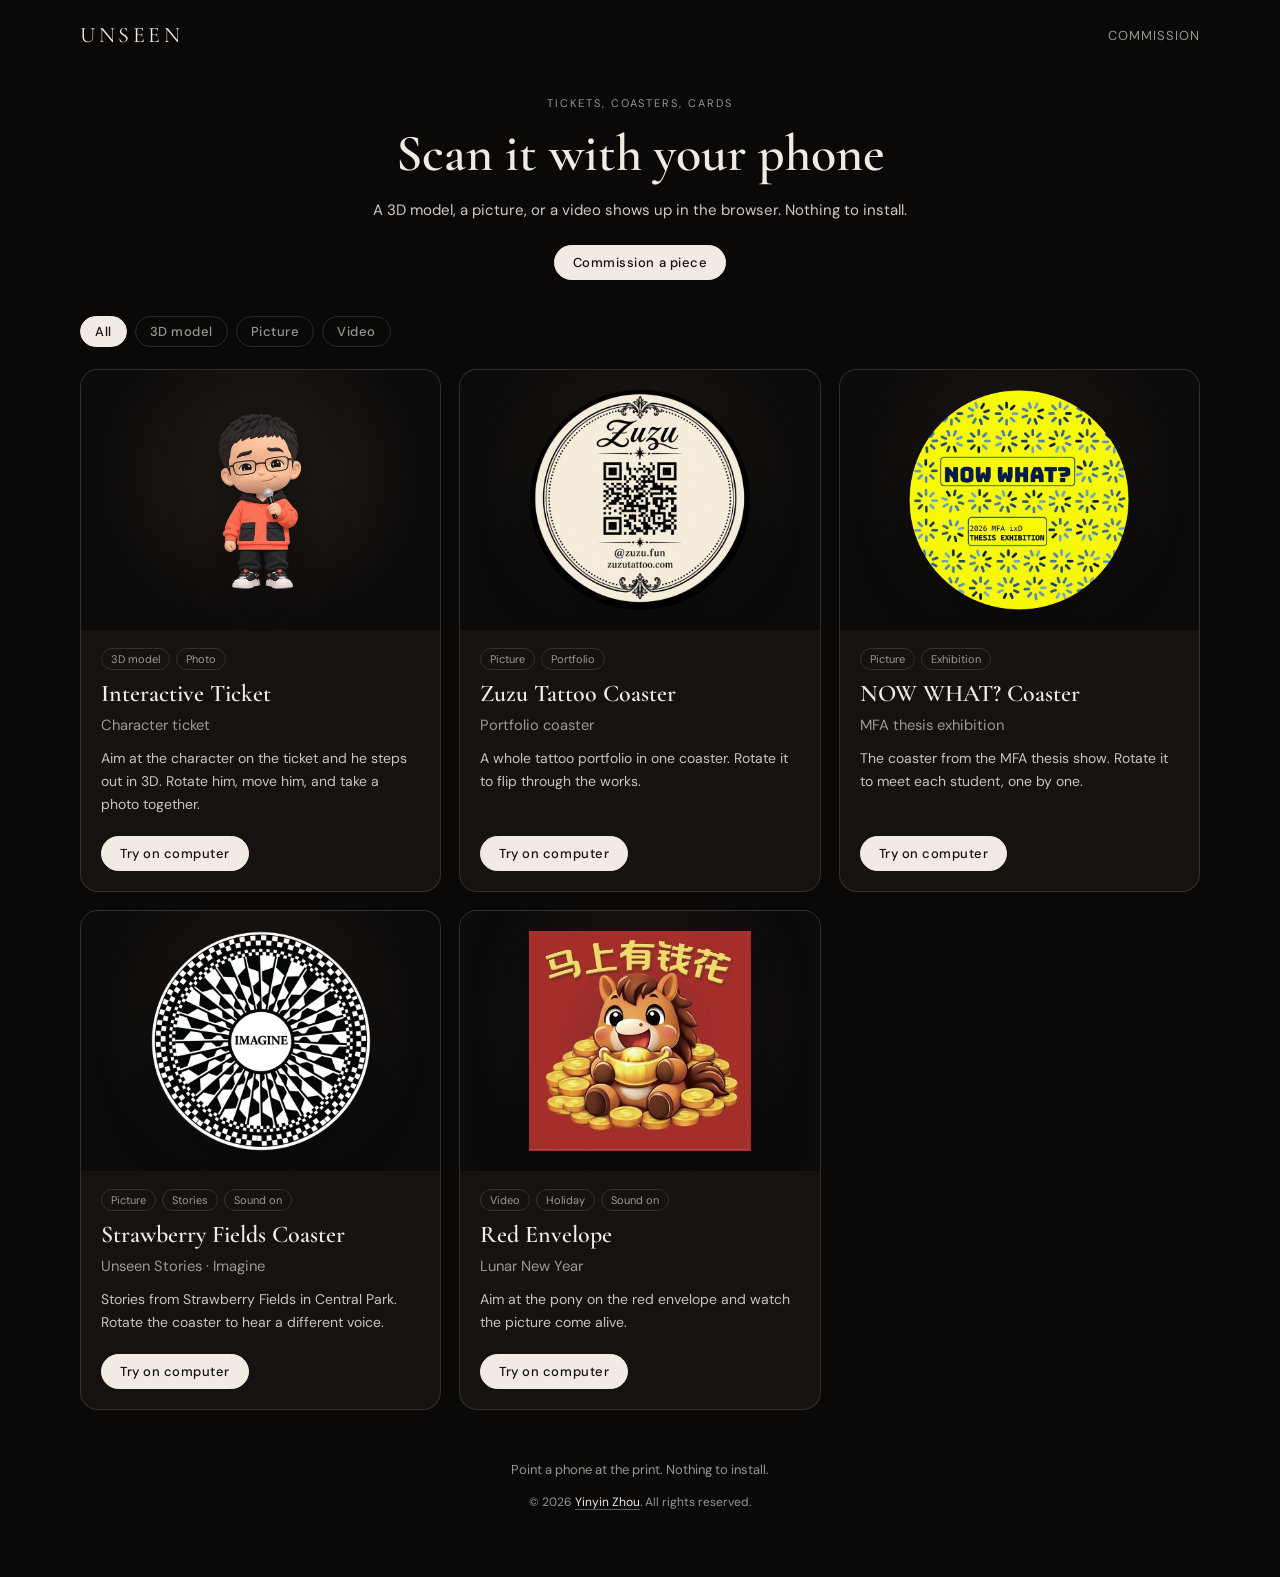
<file: index.html>
<!DOCTYPE html>
<html lang="en">
<head>
  <meta charset="UTF-8" />
  <meta name="viewport" content="width=device-width, initial-scale=1, viewport-fit=cover" />
  <title>Unseen · Prints that come alive</title>
  <meta name="description" content="Unseen makes tickets, coasters and cards that come alive when you point a phone at them. No app. Commissions open." />
  <link rel="preconnect" href="https://fonts.googleapis.com">
  <link rel="preconnect" href="https://fonts.gstatic.com" crossorigin>
  <link href="https://fonts.googleapis.com/css2?family=Cormorant+Garamond:wght@500;600&family=DM+Sans:opsz,wght@9..40,400;9..40,500&display=swap" rel="stylesheet">
  <link rel="stylesheet" href="style.css" />
</head>
<body class="hub">
  <header class="topbar">
    <a class="mark" href="https://www.yinyinzhou.com">Unseen</a>
    <nav>
      <a href="custom.html">Commission</a>
    </nav>
  </header>

  <header class="hub-head">
    <p class="eyebrow">Tickets, coasters, cards</p>
    <h1>Scan it with your phone</h1>
    <p class="lede">A 3D model, a picture, or a video shows up in the browser. Nothing to install.</p>
    <div class="hub-cta">
      <a class="btn primary" href="custom.html">Commission a piece</a>
    </div>
  </header>

  <p class="mobile-note" id="mobile-note">You're on a phone. These pieces need a computer screen to show the artwork — open this page on a computer.</p>

  <div class="filters" id="filters" role="tablist" aria-label="Kind of piece"></div>
  <main class="grid" id="grid"></main>

  <footer class="hub-foot">
    <p>Point a phone at the print. Nothing to install.</p>
    <p class="copyright">© <span id="year">2026</span> <a href="https://www.yinyinzhou.com" target="_blank" rel="noopener">Yinyin Zhou</a>. All rights reserved.</p>
  </footer>

  <script src="cases.js"></script>
  <script>
    document.getElementById('year').textContent = new Date().getFullYear();
    const isPhone = matchMedia('(pointer: coarse) and (max-width: 820px)').matches;
    document.getElementById('mobile-note').hidden = !isPhone;
    const esc = s => String(s).replace(/[&<>"']/g, c => ({ '&':'&amp;', '<':'&lt;', '>':'&gt;', '"':'&quot;', "'":'&#39;' }[c]));
    const kinds = [
      ['all', 'All'],
      ['model', '3D model'],
      ['picture', 'Picture'],
      ['video', 'Video']
    ];
    const filters = document.getElementById('filters');
    const grid = document.getElementById('grid');
    const card = c => `
      <article class="case">
        <a class="case-art ${c.shape}" href="try.html?case=${c.id}" aria-label="Try ${esc(c.title)}">
          <img src="${c.thumb}" alt="" loading="lazy" />
        </a>
        <div class="case-body">
          <div class="tags">${c.tags.map(t => `<span>${esc(t)}</span>`).join('')}${c.sound ? '<span>Sound on</span>' : ''}</div>
          <h2>${esc(c.title)}</h2>
          <p class="en-title">${esc(c.sub)}</p>
          <p class="desc">${esc(c.desc)}</p>
          <div class="case-actions">
            <a class="btn primary" href="try.html?case=${c.id}">Try on computer</a>
          </div>
        </div>
      </article>`;
    function show(kind) {
      filters.querySelectorAll('button').forEach(b => b.setAttribute('aria-pressed', String(b.dataset.kind === kind)));
      const list = window.AR_CASES.filter(c => kind === 'all' || c.kind === kind);
      grid.innerHTML = list.map(card).join('');
    }
    filters.innerHTML = kinds.map(([id, label], i) =>
      `<button type="button" role="tab" data-kind="${id}" aria-pressed="${i === 0}">${label}</button>`
    ).join('');
    filters.addEventListener('click', (event) => {
      const button = event.target.closest('button');
      if (button) show(button.dataset.kind);
    });
    show('all');
  </script>
</body>
</html>
</file>
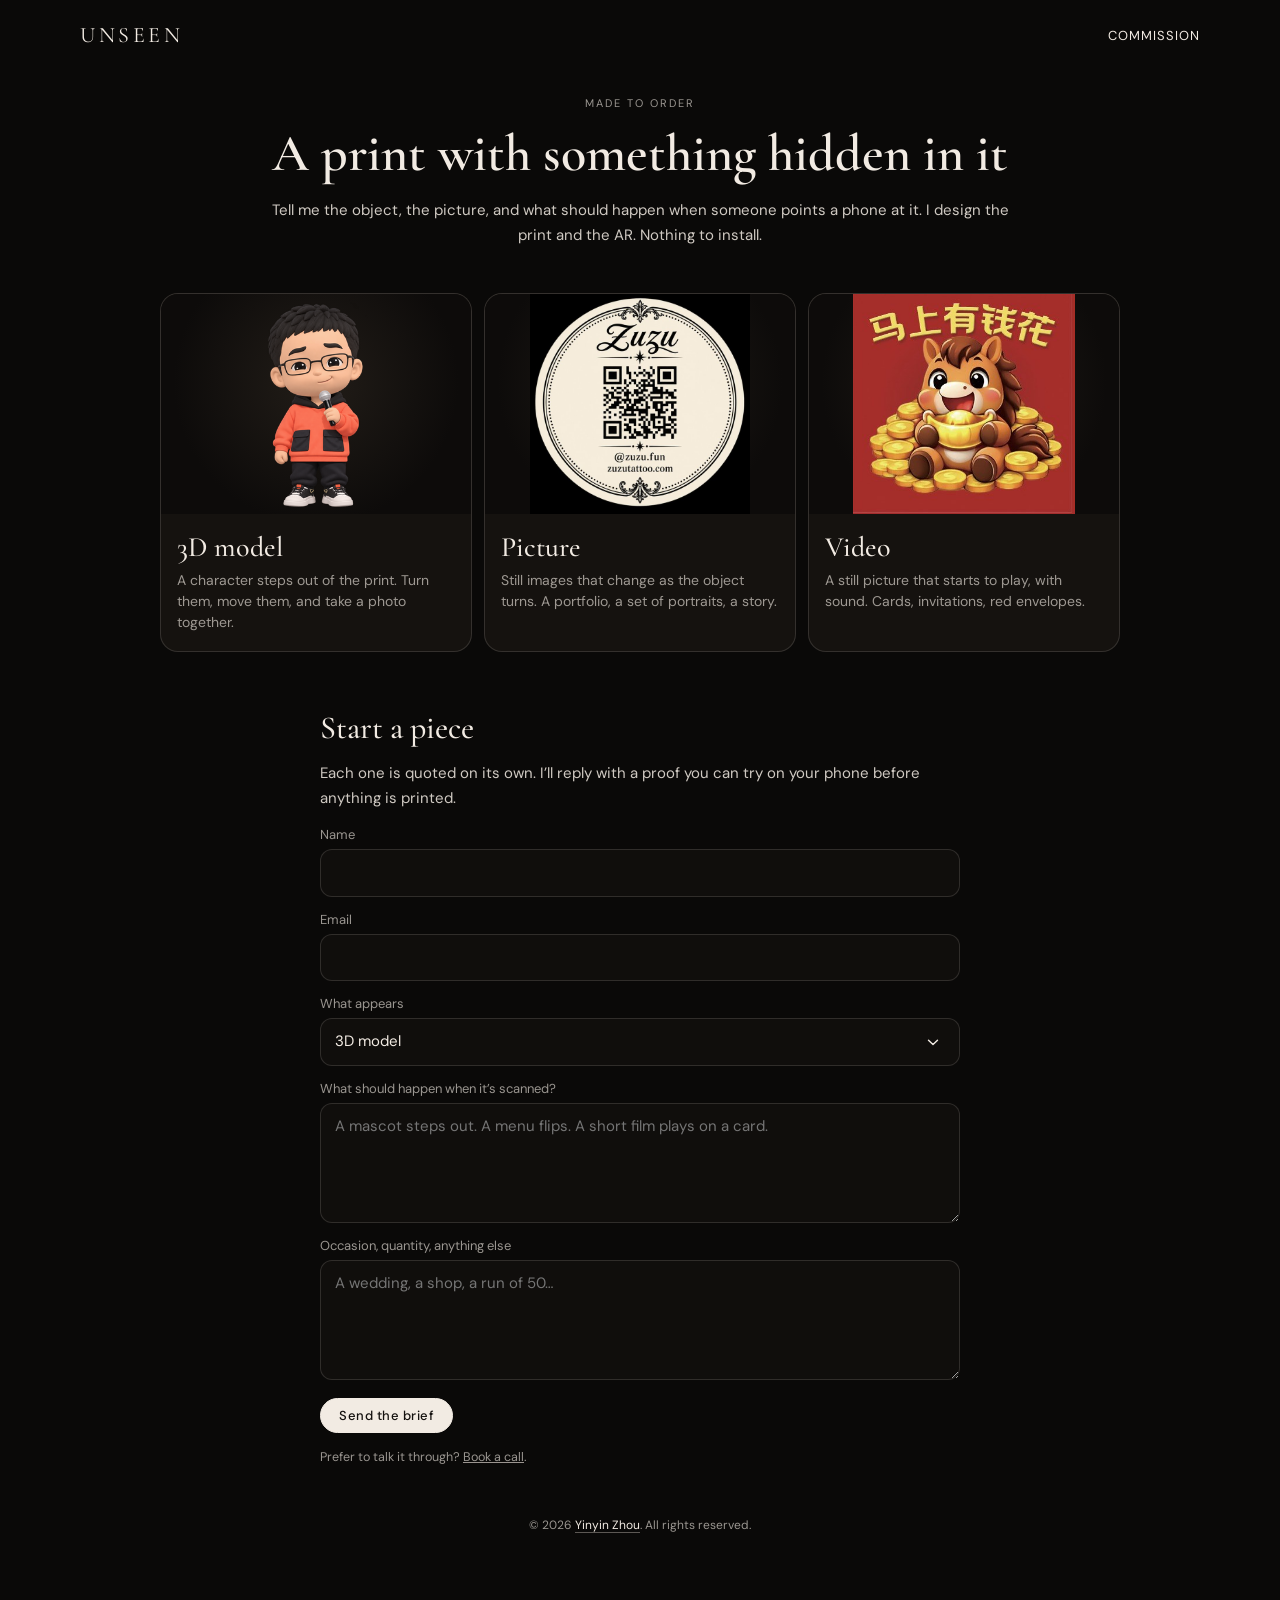
<file: custom.html>
<!DOCTYPE html>
<html lang="en">
<head>
  <meta charset="UTF-8" />
  <meta name="viewport" content="width=device-width, initial-scale=1, viewport-fit=cover" />
  <title>Commission · Unseen</title>
  <meta name="description" content="Commission a custom Unseen print: a ticket, coaster or card that comes alive when someone points a phone at it." />
  <link rel="preconnect" href="https://fonts.googleapis.com">
  <link rel="preconnect" href="https://fonts.gstatic.com" crossorigin>
  <link href="https://fonts.googleapis.com/css2?family=Cormorant+Garamond:wght@500;600&family=DM+Sans:opsz,wght@9..40,400;9..40,500&display=swap" rel="stylesheet">
  <link rel="stylesheet" href="style.css" />
</head>
<body class="hub">
  <header class="topbar">
    <a class="mark" href="https://www.yinyinzhou.com">Unseen</a>
    <nav>
      <a href="custom.html" aria-current="page">Commission</a>
    </nav>
  </header>

  <header class="hub-head">
    <p class="eyebrow">Made to order</p>
    <h1>A print with something hidden in it</h1>
    <p class="lede">Tell me the object, the picture, and what should happen when someone points a phone at it. I design the print and the AR. Nothing to install.</p>
  </header>

  <section class="offers" aria-label="What you can order">
    <a class="offer" href="try.html?case=ticket">
      <img src="assets/thumb-ticket-marker.png" alt="" />
      <div>
        <h2>3D model</h2>
        <p>A character steps out of the print. Turn them, move them, and take a photo together.</p>
      </div>
    </a>
    <a class="offer" href="try.html?case=tattoo">
      <img src="assets/thumb-tattoo-marker.jpg" alt="" />
      <div>
        <h2>Picture</h2>
        <p>Still images that change as the object turns. A portfolio, a set of portraits, a story.</p>
      </div>
    </a>
    <a class="offer" href="try.html?case=envelope">
      <img src="assets/thumb-unseen-horse.jpg" alt="" />
      <div>
        <h2>Video</h2>
        <p>A still picture that starts to play, with sound. Cards, invitations, red envelopes.</p>
      </div>
    </a>
  </section>

  <form class="brief" id="brief">
    <h2>Start a piece</h2>
    <p class="lede">Each one is quoted on its own. I’ll reply with a proof you can try on your phone before anything is printed.</p>
    <label>Name<input name="name" required autocomplete="name" /></label>
    <label>Email<input name="email" type="email" required autocomplete="email" /></label>
    <label>What appears
      <select name="object" required>
        <option value="3D model">3D model</option>
        <option value="Picture">Picture</option>
        <option value="Video">Video</option>
      </select>
    </label>
    <label>What should happen when it’s scanned?<textarea name="story" required placeholder="A mascot steps out. A menu flips. A short film plays on a card."></textarea></label>
    <label>Occasion, quantity, anything else<textarea name="notes" placeholder="A wedding, a shop, a run of 50…"></textarea></label>
    <input class="honey" type="text" name="_honey" tabindex="-1" autocomplete="off" aria-hidden="true" />
    <button class="btn primary" type="submit">Send the brief</button>
    <p class="sent" id="send-error" hidden>Couldn’t send it. Try again in a moment.</p>
    <p class="tips">Prefer to talk it through? <a href="https://calendly.com/rebecca-zyy103/30min" target="_blank" rel="noopener">Book a call</a>.</p>
  </form>

  <div class="thanks" id="thanks" hidden>
    <h2>Thank you</h2>
    <p class="lede">I’ll get back to you within 24 hours.</p>
  </div>

  <footer class="hub-foot">
    <p class="copyright">© <span id="year">2026</span> <a href="https://www.yinyinzhou.com" target="_blank" rel="noopener">Yinyin Zhou</a>. All rights reserved.</p>
  </footer>

  <script>
    document.getElementById('year').textContent = new Date().getFullYear();
    const form = document.getElementById('brief');
    const button = form.querySelector('button[type="submit"]');
    form.addEventListener('submit', async (event) => {
      event.preventDefault();
      if (form._honey.value) return;
      const data = new FormData(form);
      const object = data.get('object');
      button.disabled = true;
      button.textContent = 'Sending…';
      document.getElementById('send-error').hidden = true;
      try {
        const res = await fetch('https://formsubmit.co/ajax/rebecca.zyy103@gmail.com', {
          method: 'POST',
          headers: { 'Content-Type': 'application/json', Accept: 'application/json' },
          body: JSON.stringify({
            name: data.get('name'),
            email: data.get('email'),
            _replyto: data.get('email'),
            _subject: 'Unseen commission — ' + object,
            _template: 'table',
            _captcha: 'false',
            'What appears': object,
            'What should happen when scanned': data.get('story'),
            Notes: data.get('notes') || '—'
          })
        });
        const json = await res.json();
        if (!res.ok || String(json.success) !== 'true') throw new Error(json.message || 'send failed');
        form.hidden = true;
        const thanks = document.getElementById('thanks');
        thanks.hidden = false;
        thanks.scrollIntoView({ behavior: 'smooth', block: 'center' });
      } catch (err) {
        document.getElementById('send-error').hidden = false;
        button.disabled = false;
        button.textContent = 'Send the brief';
      }
    });
  </script>
</body>
</html>
</file>
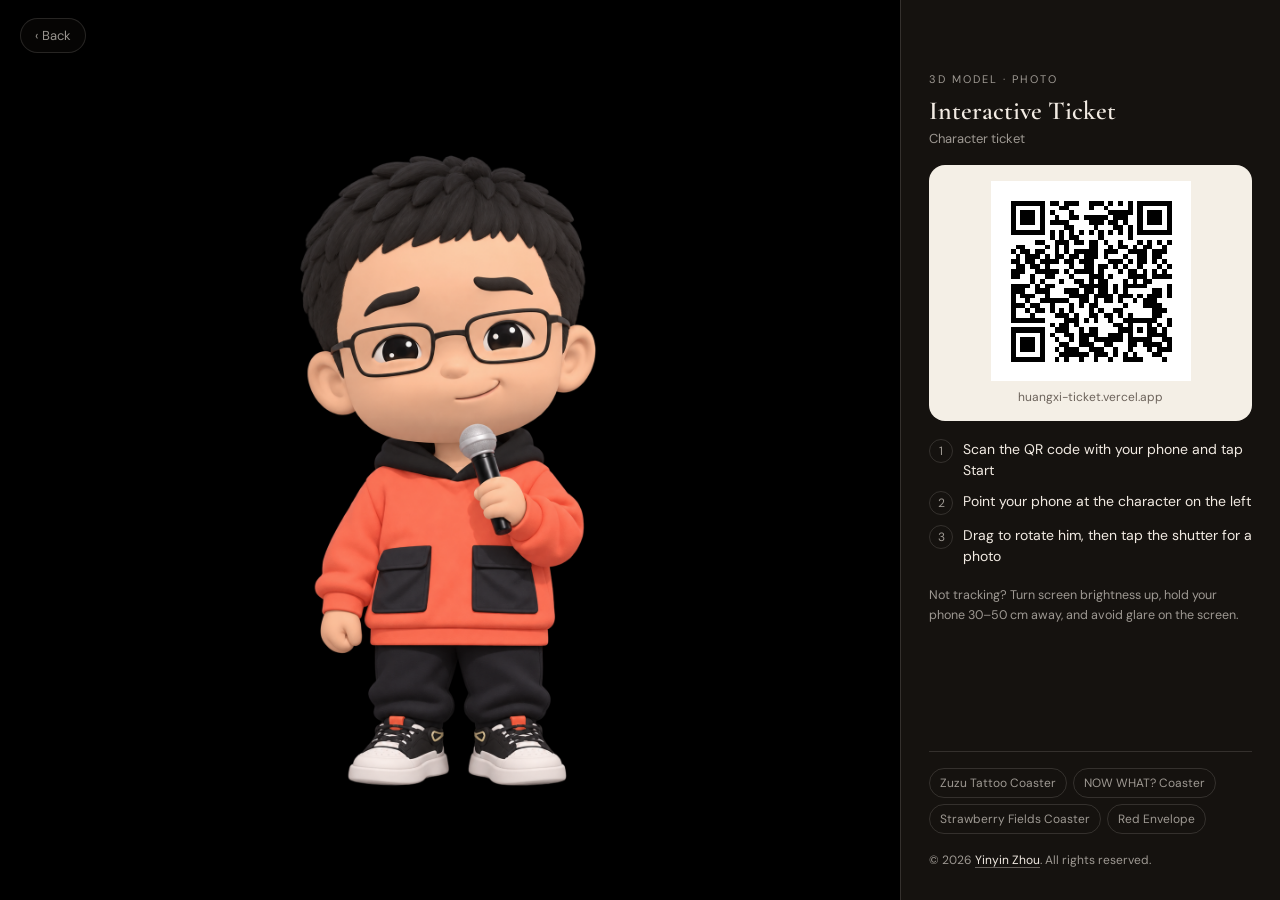
<file: try.html>
<!DOCTYPE html>
<html lang="en">
<head>
  <meta charset="UTF-8" />
  <meta name="viewport" content="width=device-width, initial-scale=1, viewport-fit=cover" />
  <title>Try · Unseen</title>
  <link rel="preconnect" href="https://fonts.googleapis.com">
  <link rel="preconnect" href="https://fonts.gstatic.com" crossorigin>
  <link href="https://fonts.googleapis.com/css2?family=Cormorant+Garamond:wght@500;600&family=DM+Sans:opsz,wght@9..40,400;9..40,500&display=swap" rel="stylesheet">
  <link rel="stylesheet" href="style.css" />
</head>
<body class="try">
  <a class="back" href="./">‹ Back</a>

  <div class="stage-wrap">
    <div class="stage" id="stage">
      <img id="marker" alt="Artwork to scan" draggable="false" />
    </div>
  </div>

  <aside class="panel">
    <p class="eyebrow" id="tags"></p>
    <h1 id="title"></h1>
    <p class="en-title" id="en"></p>

    <div class="qr-box">
      <img id="qr" alt="Scan this QR code with your phone" />
      <a id="open" class="qr-link" target="_blank" rel="noopener"></a>
    </div>

    <ol class="steps" id="steps"></ol>

    <div class="spin" id="spin" hidden>
      <button class="btn" type="button" id="spin-btn">Pause</button>
      <label class="speed"><span>Slow</span><input id="speed" type="range" min="8" max="40" value="24" aria-label="Spin speed" /><span>Fast</span></label>
    </div>

    <p class="tips">Not tracking? Turn screen brightness up, hold your phone 30–50 cm away, and avoid glare on the screen.</p>

    <nav class="switch" id="switch" aria-label="Other demos"></nav>

    <p class="copyright">© <span id="year">2026</span> <a href="https://www.yinyinzhou.com" target="_blank" rel="noopener">Yinyin Zhou</a>. All rights reserved.</p>
  </aside>

  <script src="cases.js"></script>
  <script>
    document.getElementById('year').textContent = new Date().getFullYear();
    const cases = window.AR_CASES;
    const id = new URLSearchParams(location.search).get('case');
    const c = cases.find(x => x.id === id) || cases[0];
    const $ = s => document.getElementById(s);
    const esc = s => String(s).replace(/[&<>"']/g, ch => ({ '&':'&amp;', '<':'&lt;', '>':'&gt;', '"':'&quot;', "'":'&#39;' }[ch]));

    document.title = 'Try · ' + c.title;
    $('stage').className = 'stage ' + c.shape;
    $('marker').src = c.marker;
    if (c.shape === 'envelope') {
      const env = document.createElement('div');
      env.className = 'red-envelope';
      env.innerHTML = '<div class="flap" aria-hidden="true"><span class="seal">福</span></div>';
      const img = $('marker');
      img.replaceWith(env);
      env.appendChild(img);
    }
    $('tags').textContent = c.tags.concat(c.sound ? ['Sound on'] : []).join(' · ');
    $('title').textContent = c.title;
    $('en').textContent = c.sub;
    $('qr').src = c.qr;
    $('open').href = c.url;
    $('open').textContent = c.url.replace(/^https:\/\//, '').replace(/\/$/, '');
    $('steps').innerHTML = c.steps.map(s => `<li>${esc(s)}</li>`).join('');
    $('switch').innerHTML = cases.filter(x => x.id !== c.id).map(x => `<a href="try.html?case=${x.id}">${esc(x.title)}</a>`).join('');

    if (c.spin) {
      $('spin').hidden = false;
      const marker = $('marker');
      const btn = $('spin-btn');
      const setSpeed = () => document.documentElement.style.setProperty('--spin-duration', (48 - Number($('speed').value)) + 's');
      setSpeed();
      $('speed').addEventListener('input', setSpeed);
      marker.classList.add('spinning');
      btn.textContent = 'Pause';
      btn.addEventListener('click', () => {
        const on = !marker.classList.contains('spinning') || marker.classList.contains('paused');
        if (!marker.classList.contains('spinning')) marker.classList.add('spinning');
        marker.classList.toggle('paused', !on);
        btn.textContent = on ? 'Pause' : 'Resume';
      });
    }
  </script>
</body>
</html>
</file>
<file: style.css>
:root {
  --bg: #0a0908;
  --card: #15120f;
  --line: rgba(242, 235, 227, 0.14);
  --paper: #f2ebe3;
  --muted: rgba(242, 235, 227, 0.62);
  --accent: #e0362c;
  --spin-duration: 24s;
  --serif: "Cormorant Garamond", "Songti SC", "Noto Serif SC", Georgia, serif;
  --sans: "DM Sans", "PingFang SC", "Hiragino Sans GB", system-ui, sans-serif;
}

* { box-sizing: border-box; margin: 0; padding: 0; }
[hidden] { display: none !important; }

body {
  background: var(--bg);
  color: var(--paper);
  font-family: var(--sans);
  -webkit-font-smoothing: antialiased;
}

a { color: inherit; }

.eyebrow {
  font-size: 11px;
  letter-spacing: 0.18em;
  text-transform: uppercase;
  color: var(--muted);
}

.en, .en-title {
  color: var(--muted);
  font-size: 0.92em;
}

.btn {
  display: inline-flex;
  align-items: center;
  justify-content: center;
  border: 1px solid rgba(242, 235, 227, 0.28);
  background: rgba(242, 235, 227, 0.08);
  color: var(--paper);
  border-radius: 999px;
  padding: 10px 18px;
  font: 500 13px/1 var(--sans);
  letter-spacing: 0.04em;
  text-decoration: none;
  cursor: pointer;
  transition: background 0.15s, border-color 0.15s;
}
.btn:hover { background: rgba(242, 235, 227, 0.16); }
.btn.primary { background: var(--paper); color: #14110f; border-color: var(--paper); }
.btn.primary:hover { background: #fff; }

/* ---------- hub */

.hub { padding: 0 20px 64px; }

.hub-head {
  max-width: 760px;
  margin: 0 auto;
  padding: 72px 0 36px;
  text-align: center;
}
.hub-head h1 {
  font-family: var(--serif);
  font-weight: 600;
  font-size: clamp(32px, 6vw, 52px);
  line-height: 1.15;
  margin: 14px 0 14px;
}
.lede { font-size: 15px; line-height: 1.7; color: rgba(242, 235, 227, 0.85); }

.topbar {
  max-width: 1120px;
  margin: 0 auto;
  padding: 22px 0 0;
  display: flex;
  align-items: center;
  justify-content: space-between;
  gap: 16px;
}
.mark {
  font-family: var(--serif);
  font-size: 22px;
  letter-spacing: 0.16em;
  text-transform: uppercase;
  text-decoration: none;
}
.topbar nav { display: flex; gap: 18px; margin-left: auto; }
.topbar nav a {
  font-size: 13px;
  letter-spacing: 0.08em;
  text-transform: uppercase;
  text-decoration: none;
  color: var(--muted);
}
.topbar nav a:hover,
.topbar nav a[aria-current="page"] { color: var(--paper); }
.hub-head { padding-top: 48px; }
.hub-cta { display: flex; justify-content: center; margin-top: 22px; }

.mobile-note {
  max-width: 960px;
  margin: 0 auto 28px;
  padding: 12px 16px;
  border-radius: 12px;
  border: 1px dashed var(--line);
  font-size: 13px;
  line-height: 1.6;
  color: var(--muted);
}

.grid {
  max-width: 1120px;
  margin: 0 auto;
  display: grid;
  grid-template-columns: repeat(auto-fill, minmax(300px, 1fr));
  gap: 18px;
}

.case {
  display: flex;
  flex-direction: column;
  border: 1px solid var(--line);
  border-radius: 18px;
  background: var(--card);
  overflow: hidden;
}
.case-art {
  display: grid;
  place-items: center;
  height: 260px;
  background: radial-gradient(circle at 50% 40%, #221d18, #0d0b0a 70%);
  overflow: hidden;
}
.case-art img {
  max-width: 72%;
  max-height: 220px;
  object-fit: contain;
  transition: transform 0.6s ease;
  filter: drop-shadow(0 12px 24px rgba(0, 0, 0, 0.5));
}
.case-art.round img { border-radius: 50%; }
.case-art.tall img { max-height: 190px; }
.case-art.square img { border-radius: 10px; }
.case:hover .case-art.round img { transform: rotate(40deg); }
.case:hover .case-art:not(.round) img { transform: scale(1.04); }

.case-body { display: flex; flex-direction: column; gap: 6px; padding: 18px 20px 20px; flex: 1; }
.tags { display: flex; gap: 6px; flex-wrap: wrap; margin-bottom: 4px; }
.tags span {
  font-size: 11px;
  padding: 3px 9px;
  border-radius: 999px;
  border: 1px solid var(--line);
  color: var(--muted);
}
.case h2 { font-family: var(--serif); font-weight: 600; font-size: 24px; line-height: 1.2; }
.case .desc { font-size: 14px; line-height: 1.65; color: rgba(242, 235, 227, 0.82); flex: 1; margin-top: 6px; }
.case-actions { display: flex; gap: 8px; margin-top: 14px; flex-wrap: wrap; }

.filters {
  max-width: 1120px;
  margin: 0 auto 22px;
  display: flex;
  gap: 8px;
  flex-wrap: wrap;
}
.filters button {
  font: 500 13px/1 var(--sans);
  letter-spacing: 0.04em;
  color: var(--muted);
  background: transparent;
  border: 1px solid var(--line);
  border-radius: 999px;
  padding: 8px 14px;
  cursor: pointer;
}
.filters button[aria-pressed="true"] {
  background: var(--paper);
  color: #14110f;
  border-color: var(--paper);
}

.hub-foot { max-width: 960px; margin: 48px auto 0; text-align: center; font-size: 13px; color: var(--muted); line-height: 1.8; }
.hub-foot .en { display: block; }

.copyright { font-size: 12px; color: var(--muted); }
.copyright a { color: var(--paper); text-decoration: underline; text-decoration-color: rgba(242, 235, 227, 0.35); text-underline-offset: 3px; }
.copyright a:hover { text-decoration-color: var(--paper); }
.hub-foot .copyright { margin-top: 10px; }

/* ---------- try */

.try {
  min-height: 100dvh;
  display: grid;
  grid-template-columns: minmax(0, 1fr) 380px;
}

.back {
  position: fixed;
  top: 18px;
  left: 20px;
  z-index: 3;
  font-size: 13px;
  text-decoration: none;
  color: var(--muted);
  padding: 8px 14px;
  border-radius: 999px;
  background: rgba(10, 9, 8, 0.6);
  border: 1px solid var(--line);
}
.back:hover { color: var(--paper); }

.stage-wrap {
  display: grid;
  place-items: center;
  padding: 64px 32px 32px;
  background: #000;
  min-height: 100dvh;
}
.stage { display: grid; place-items: center; background: #000; }
.stage img {
  display: block;
  user-select: none;
  -webkit-user-drag: none;
  object-fit: contain;
}
.stage.round img { width: min(78vh, 62vw, 640px); aspect-ratio: 1; }
.stage.square img { width: min(72vh, 58vw, 600px); border-radius: 8px; }
.stage.tall img { height: min(76vh, 800px); max-width: 58vw; }

.red-envelope {
  --red: #a52e2a;
  width: min(54vh, 40vw, 440px);
  background: var(--red);
  border-radius: 16px;
  overflow: hidden;
  box-shadow: inset 0 0 0 6px var(--red), inset 0 0 0 7.5px rgba(232, 190, 92, 0.75), 0 24px 60px rgba(0, 0, 0, 0.6);
  padding-bottom: 7%;
  display: flex;
  flex-direction: column;
}
.red-envelope .flap {
  position: relative;
  aspect-ratio: 100 / 38;
}
.red-envelope .flap::before {
  content: "";
  position: absolute;
  inset: 0;
  background: linear-gradient(180deg, #7f1f1c, #922622);
  clip-path: polygon(0 0, 100% 0, 100% 34%, 50% 100%, 0 34%);
}
.red-envelope .flap::after {
  content: "";
  position: absolute;
  inset: 0;
  background: rgba(232, 190, 92, 0.7);
  clip-path: polygon(0 34%, 50% 100%, 100% 34%, 100% calc(34% + 1.5px), 50% calc(100% + 1.5px), 0 calc(34% + 1.5px));
}
.red-envelope .seal {
  position: absolute;
  left: 50%;
  bottom: 6%;
  transform: translateX(-50%);
  width: 19%;
  aspect-ratio: 1;
  border-radius: 50%;
  display: grid;
  place-items: center;
  background: radial-gradient(circle at 35% 30%, #f6dc8c, #d9a83c 60%, #b8862a);
  box-shadow: 0 3px 10px rgba(0, 0, 0, 0.35), inset 0 0 0 2px rgba(255, 240, 200, 0.5);
  color: #a52e2a;
  font: 700 clamp(16px, 2.6vw, 30px)/1 "Songti SC", "Noto Serif SC", serif;
}
.stage .red-envelope img { width: 100%; height: auto; border-radius: 0; }

.stage img.spinning { animation: spin var(--spin-duration) linear infinite; will-change: transform; }
.stage img.paused { animation-play-state: paused; }
@keyframes spin { to { transform: rotate(360deg); } }

.panel {
  display: flex;
  flex-direction: column;
  gap: 18px;
  padding: 72px 28px 32px;
  border-left: 1px solid var(--line);
  background: var(--card);
  overflow-y: auto;
  max-height: 100dvh;
  position: sticky;
  top: 0;
}
.panel h1 { font-family: var(--serif); font-weight: 600; font-size: 26px; line-height: 1.15; margin-top: -8px; }
.panel .en-title { margin-top: -14px; font-size: 13px; }

.qr-box {
  display: flex;
  flex-direction: column;
  align-items: center;
  gap: 8px;
  padding: 16px;
  border-radius: 16px;
  background: #f4efe6;
}
.qr-box img { width: 200px; height: 200px; image-rendering: pixelated; }
.qr-link { font-size: 12px; color: #6b625a; text-decoration: none; word-break: break-all; }
.qr-link:hover { text-decoration: underline; }

.steps { list-style: none; counter-reset: s; display: flex; flex-direction: column; gap: 10px; }
.steps li {
  counter-increment: s;
  display: flex;
  gap: 10px;
  font-size: 14px;
  line-height: 1.5;
}
.steps li::before {
  content: counter(s);
  flex: none;
  width: 22px;
  height: 22px;
  border-radius: 50%;
  border: 1px solid var(--line);
  display: grid;
  place-items: center;
  font-size: 12px;
  color: var(--muted);
}

.spin { display: flex; flex-direction: column; gap: 10px; align-items: flex-start; }
.speed { display: flex; align-items: center; gap: 10px; font-size: 12px; color: var(--muted); width: 100%; }
.speed input { flex: 1; accent-color: var(--paper); }

.tips { font-size: 12.5px; line-height: 1.6; color: var(--muted); }

.switch {
  display: flex;
  flex-wrap: wrap;
  gap: 6px;
  margin-top: auto;
  padding-top: 16px;
  border-top: 1px solid var(--line);
}
.switch a {
  font-size: 12px;
  text-decoration: none;
  padding: 6px 10px;
  border-radius: 999px;
  border: 1px solid var(--line);
  color: var(--muted);
}
.switch a:hover { color: var(--paper); border-color: rgba(242, 235, 227, 0.4); }

.offers {
  max-width: 960px;
  margin: 8px auto 0;
  display: grid;
  grid-template-columns: repeat(3, minmax(0, 1fr));
  gap: 12px;
}
.offer {
  display: flex;
  flex-direction: column;
  text-decoration: none;
  border: 1px solid var(--line);
  border-radius: 18px;
  background: var(--card);
  overflow: hidden;
}
.offer img {
  width: 100%;
  height: 220px;
  object-fit: contain;
  background: radial-gradient(circle at 50% 40%, #221d18, #0d0b0a 70%);
}
.offer div { padding: 16px 16px 18px; }
.offer h2 { font-family: var(--serif); font-weight: 500; font-size: 28px; }
.offer p { margin-top: 6px; color: var(--muted); font-size: 14px; line-height: 1.5; }

.brief {
  max-width: 640px;
  margin: 56px auto 0;
  display: flex;
  flex-direction: column;
  gap: 14px;
}
.brief h2 { font-family: var(--serif); font-weight: 500; font-size: 32px; }
.brief label { display: flex; flex-direction: column; gap: 6px; font-size: 13px; color: var(--muted); }
.brief input,
.brief select,
.brief textarea {
  width: 100%;
  background: #100e0c;
  color: var(--paper);
  border: 1px solid var(--line);
  border-radius: 12px;
  padding: 12px 14px;
  font: 400 15px/1.45 var(--sans);
}
.brief textarea { min-height: 120px; resize: vertical; }
.brief select {
  appearance: none;
  -webkit-appearance: none;
  padding-right: 48px;
  background-image: url("data:image/svg+xml,%3Csvg xmlns='http://www.w3.org/2000/svg' width='16' height='16' viewBox='0 0 16 16' fill='none'%3E%3Cpath d='M3.5 6.2L8 10.6L12.5 6.2' stroke='%23f2ebe3' stroke-width='1.4' stroke-linecap='round' stroke-linejoin='round'/%3E%3C/svg%3E");
  background-repeat: no-repeat;
  background-position: right 18px center;
  background-size: 16px 16px;
}
.brief .btn { align-self: flex-start; margin-top: 4px; }
.thanks {
  max-width: 640px;
  margin: 56px auto 0;
  text-align: center;
}
.thanks h2 { font-family: var(--serif); font-weight: 500; font-size: clamp(36px, 5vw, 52px); }
.brief .btn:disabled { opacity: 0.6; cursor: wait; }
.honey { position: absolute; left: -9999px; height: 0; width: 0; opacity: 0; }
.sent { font-size: 14px; line-height: 1.6; color: var(--paper); }

@media (max-width: 820px) {
  .offers { grid-template-columns: 1fr; }
  .hub-head { padding-top: 36px; }
  .try { grid-template-columns: minmax(0, 1fr); }
  .stage-wrap { min-height: auto; padding: 64px 16px 24px; }
  .stage.round img { width: min(86vw, 520px); }
  .stage.square img { width: min(86vw, 520px); }
  .stage.tall img { height: auto; width: min(70vw, 360px); max-width: none; }
  .red-envelope { width: min(78vw, 400px); }
  .panel { border-left: 0; border-top: 1px solid var(--line); max-height: none; position: static; padding-top: 28px; }
}
</file>
